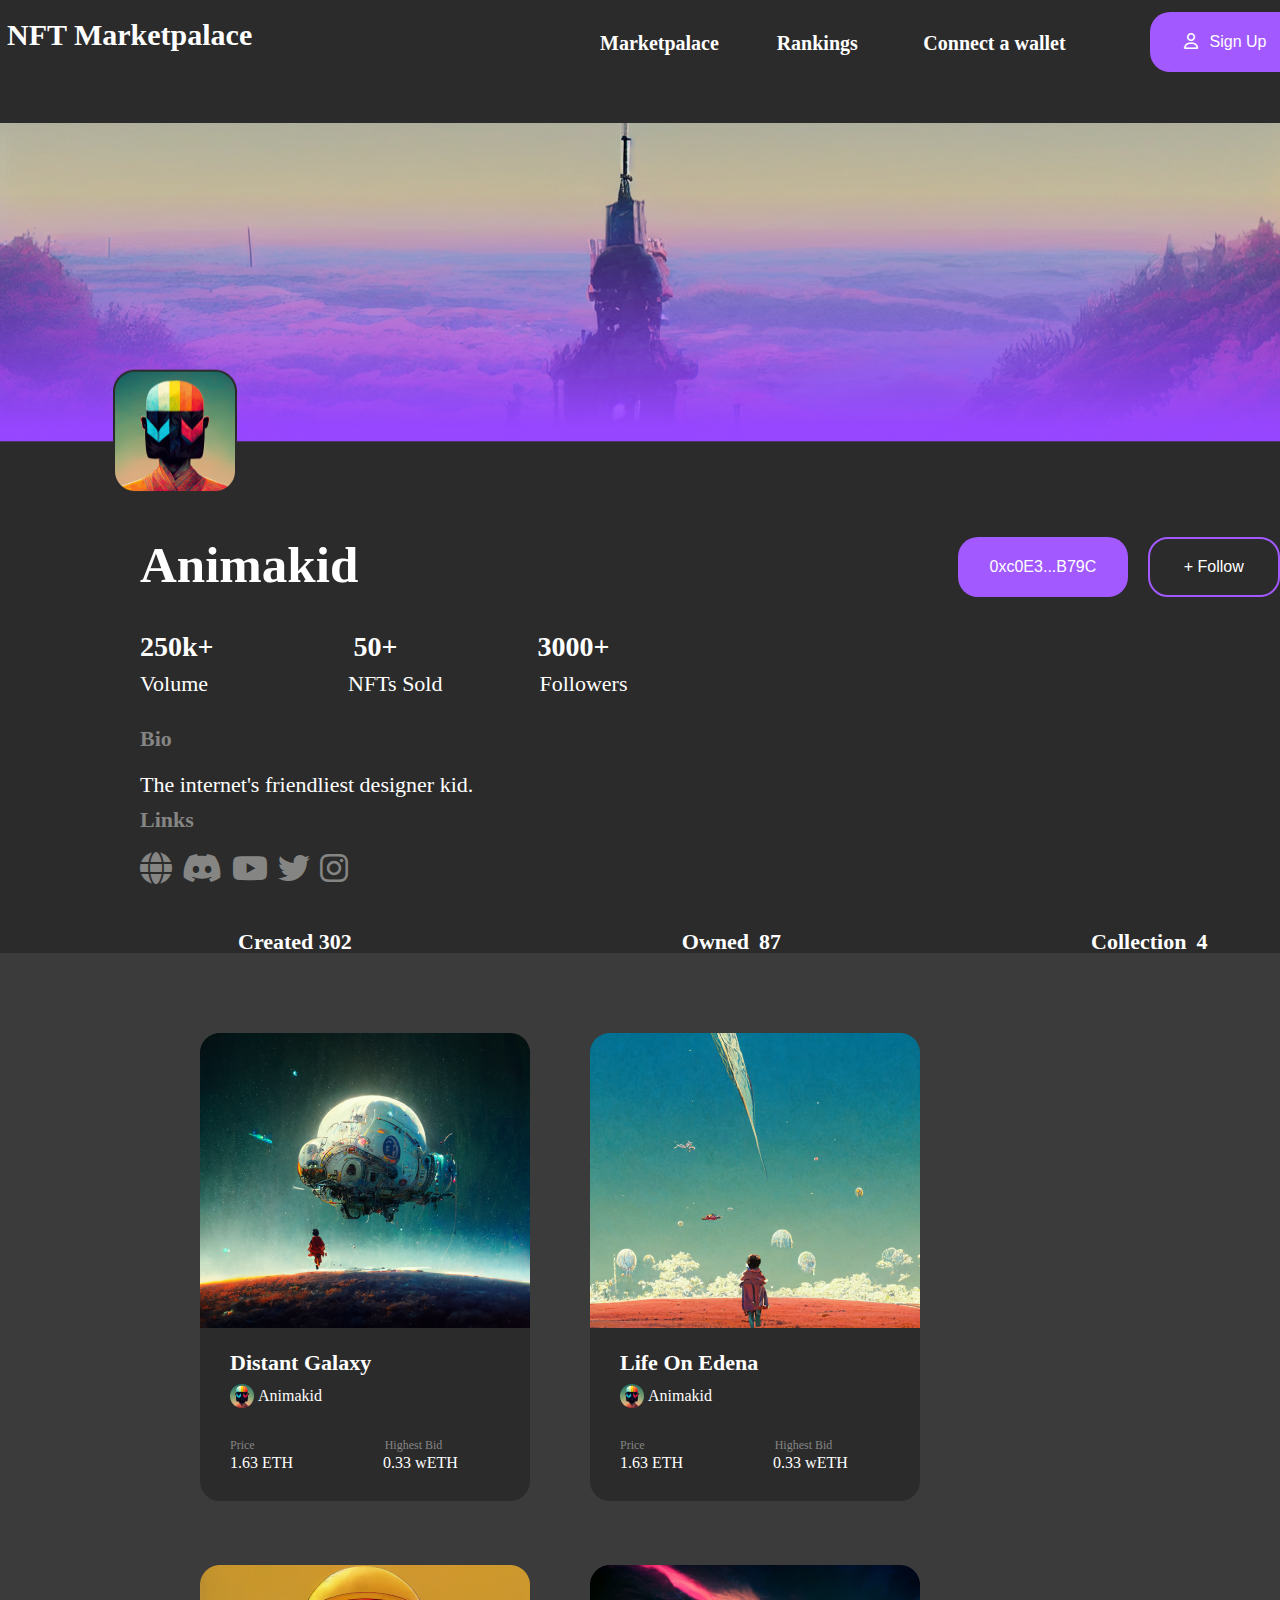
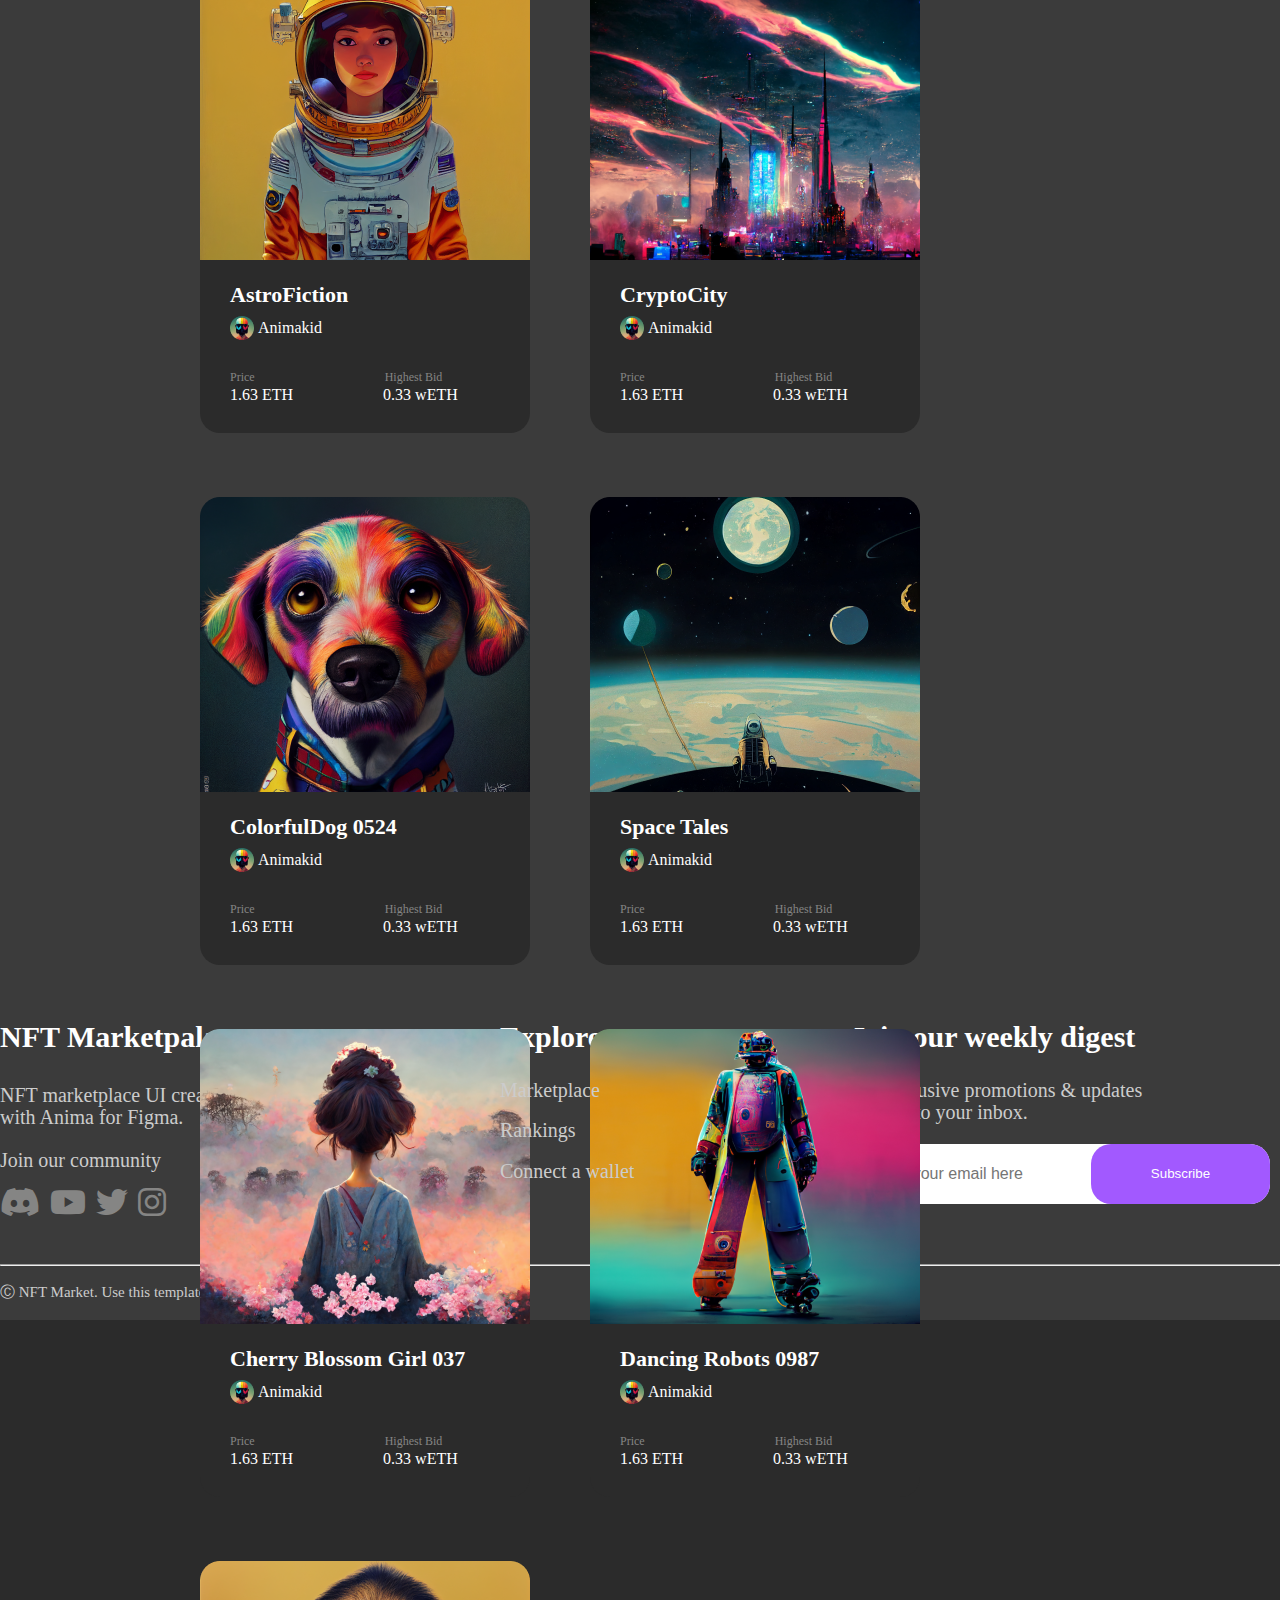
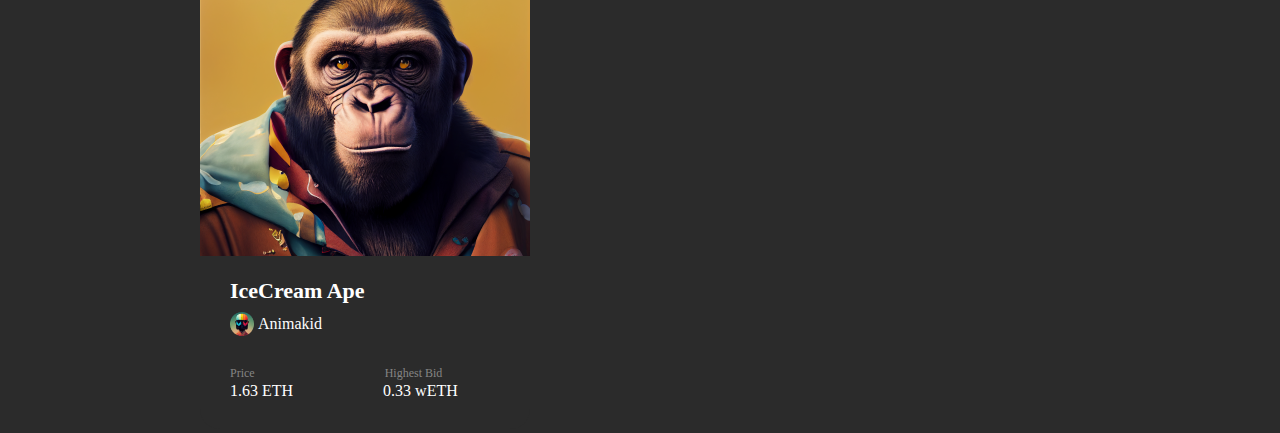
<file: artist.html>
<!DOCTYPE html>
<html lang="en">

<head>
    <meta charset="UTF-8">
    <meta name="viewport" content="width!, initial-scale=1.0">
    <title>artist</title>
    <!-- css link file -->
    <link rel="stylesheet" href="css/connect.css">
    <!-- fontewesom link -->
    <link rel="stylesheet" href="https://cdnjs.cloudflare.com/ajax/libs/font-awesome/6.7.2/css/all.min.css"
        integrity="sha512-Evv84Mr4kqVGRNSgIGL/F/aIDqQb7xQ2vcrdIwxfjThSH8CSR7PBEakCr51Ck+w+/U6swU2Im1vVX0SVk9ABhg=="
        crossorigin="anonymous" referrerpolicy="no-referrer" />
</head>

<body>
    <nav class="nav">
        <div class="container">
                <h1 class="navbar-connect-text">NFT Marketpalace</h1>
            <div class="connect-a-href">
                <a href="./index.html">Marketpalace</a>
                <a href="./Rankings.html">Rankings</a>
                <a class="connect-connect-wallet" href="./connect.html">Connect a wallet</a>
                <a href="./create.html">
                    <button class="navbar-connect-button"><i class="fa-regular fa-user"></i>Sign Up</button>
                </a>
            </div>
        </div>
    </nav>
    <header class="header2">
        <div class="imgs">
            <img src="image/Cover + Profile Image.png" alt="">
        </div>
        <div class="artist-text">
            <div class="artist-text-h1-buton">
                <h1 class="artist-text-h1">Animakid</h1>
                <button class="copy">0xc0E3...B79C</button>
                <button class="Follow"> + Follow</button>
            </div>
            <div class="number">
                <p>250k+</p>
                <p>50+</p>
                <p>3000+</p>
            </div>
            <div class="span">
                <span>Volume</span>
                <span>NFTs Sold</span>
                <span class="artist-span">Followers</span>
            </div>
            <h4 class="artist-bio">Bio</h4>
            <p class="bio-text">The internet's friendliest designer kid.</p>
            <h4 class="artist-links">Links</h4>
            <div class="icon2">
                <a href="https://www.globe.gov/" target="blank">
                    <i class="fa-solid fa-globe"></i>
                </a>
                <a href="https://discord.com/" target="blank">
                    <i class="fa-brands fa-discord icon"></i>
                </a>
                <a href="https://www.youtube.com/" target="blank">
                    <i class="fa-brands fa-youtube icon"></i>
                </a>
                <a href="https://x.com/i/flow/login" target="blank">
                    <i class="fa-brands fa-twitter icon"></i>
                </a>
                <a href="https://www.instagram.com/" target="blank">
                    <i class="fa-brands fa-instagram icon"></i>
                </a>
                <p class="artist-Created">Created <span class="artist-302"> 302</span></p>
                <p class="artist-Owned">Owned<span class="artist-87">87</span></p>
                <p class="artist-Collection">Collection<span class="artist-4">4</span></p>
    </header>
    <div class="artist-galery">
        <div class="artist-img">
            <div class="galery">
                <img src="image/Image.png" alt="">
                <div class="artist-later">
                    <h2>Distant Galaxy</h2>
                    <img class="img2" src="image/Asset 12 2 (1).png" alt=""> <span>Animakid</span>
                    <div class="later-p">
                        <p>Price</p>
                        <p>Highest Bid</p>
                    </div>
                    <div class="later-p2"> 
                        <p>1.63 ETH</p>
                        <p>0.33 wETH</p>
                    </div>
                </div>
            </div>
            <div class="galery">
                <img src="image/Image Placeholder (2).png" alt="">
                <div class="artist-later">
                    <h2>Life On Edena</h2>
                    <img class="img2" src="image/Asset 12 2 (1).png" alt=""> <span>Animakid</span>
                    <div class="later-p">
                        <p>Price</p>
                        <p>Highest Bid</p>
                    </div>
                    <div class="later-p2">
                        <p>1.63 ETH</p> 
                        <p>0.33 wETH</p>
                    </div>
                </div>
            </div>
            <div class="galery">
                <img src="image/Image (1).png" alt="">
                <div class="artist-later">
                    <h2>AstroFiction</h2>
                    <img class="img2" src="image/Asset 12 2 (1).png" alt=""> <span>Animakid</span>
                    <div class="later-p">
                        <p>Price</p>
                        <p>Highest Bid</p>
                    </div>
                    <div class="later-p2">
                        <p>1.63 ETH</p> 
                        <p>0.33 wETH</p>
                    </div>
                </div>
            </div>
            <div class="galery">
                <img src="image/Image Placeholder (3).png" alt="">
                <div class="artist-later">
                    <h2>CryptoCity</h2>
                    <img class="img2" src="image/Asset 12 2 (1).png" alt=""> <span>Animakid</span>
                    <div class="later-p">
                        <p>Price</p>
                        <p>Highest Bid</p>
                    </div>
                    <div class="later-p2"> 
                        <p>1.63 ETH</p>
                        <p>0.33 wETH</p>
                    </div>
                </div>
            </div>
            <div class="galery">
                <img src="image/Image Placeholder (4).png" alt="">
                <div class="artist-later">
                    <h2>ColorfulDog 0524</h2>
                    <img class="img2" src="image/Asset 12 2 (1).png" alt=""> <span>Animakid</span>
                    <div class="later-p">
                        <p>Price</p>
                        <p>Highest Bid</p>
                    </div>
                    <div class="later-p2">
                        <p>1.63 ETH</p>
                        <p>0.33 wETH</p>
                    </div>
                </div>
            </div>
            <div class="galery">
                <img src="image/Image Placeholder (5).png" alt="">
                <div class="artist-later">
                    <h2>Space Tales</h2>
                    <img class="img2" src="image/Asset 12 2 (1).png" alt=""> <span>Animakid</span>
                    <div class="later-p">
                        <p>Price</p>
                        <p>Highest Bid</p>
                    </div>
                    <div class="later-p2"> 
                        <p>1.63 ETH</p>
                        <p>0.33 wETH</p>
                    </div>
                </div>
            </div>
            <div class="galery">
                <img src="image/Image (2).png" alt="">
                <div class="artist-later">
                    <h2>Cherry Blossom Girl 037</h2>
                    <img class="img2" src="image/Asset 12 2 (1).png" alt=""> <span>Animakid</span>
                    <div class="later-p">
                        <p>Price</p>
                        <p>Highest Bid</p>
                    </div>
                    <div class="later-p2"> 
                        <p>1.63 ETH</p>
                        <p>0.33 wETH</p>
                    </div>
                </div>
            </div>
            <div class="galery">
                <img src="image/Image Placeholder (6).png" alt="">
                <div class="artist-later">
                    <h2>Dancing Robots 0987</h2>
                    <img class="img2" src="image/Asset 12 2 (1).png" alt=""> <span>Animakid</span>
                    <div class="later-p">
                        <p>Price</p>
                        <p>Highest Bid</p>
                    </div>
                    <div class="later-p2"> 
                        <p>1.63 ETH</p>
                        <p>0.33 wETH</p>
                    </div>
                </div>
            </div>
            <div class="galery">
                <img src="image/Image Placeholder (7).png" alt="">
                <div class="artist-later">
                    <h2>IceCream Ape </h2>
                    <img class="img2" src="image/Asset 12 2 (1).png" alt=""> <span>Animakid</span>
                    <div class="later-p">
                        <p>Price</p>
                        <p>Highest Bid</p>
                    </div>
                    <div class="later-p2"> 
                    <p>1.63 ETH</p>
                    <p>0.33 wETH</p>
                </div>
                </div>
            </div>
        </div>
    </div>
    <footer class="footer2">
        <div class="container">
            <div class="footer">
                <div class="navbar-connect-h1">
                    <div class="connect-p">
                        <h1 class="footer-connect-text">NFT Marketpalace</h1>
                        <p class="footer-connect-text-p">NFT marketplace UI created <br> with Anima for Figma.</p>
                        <p class="footer-connect-text-p2">Join our community</p>
                        <div class="icon">
                            <a href="https://discord.com/" target="_blank">
                                <i class="fa-brands fa-discord icon"></i>
                            </a>
                            <a href="https://www.youtube.com/" target="blank">
                                <i class="fa-brands fa-youtube icon"></i>
                            </a>
                            <a href="https://x.com/i/flow/login" target="blank">
                                <i class="fa-brands fa-twitter icon"></i>
                            </a>
                            <a href="https://www.instagram.com/" target="blank">
                                <i class="fa-brands fa-instagram icon"></i>
                            </a> <br>
                        </div>
                    </div>
                    <div class="connect-span">
                        <h1 class="footer-connect-text2">Explore</h1>
                        <span class="footer-connect">Marketplace</span> <br>
                        <span class="footer-connect">Rankings</span> <br>
                        <span class="footer-connect">Connect a wallet</span> <br>
                    </div>
                    <div class="connect-h1p">
                        <h1 class="footer-connect-text3">Join our weekly digest</h1>
                        <p class="footer-connect-text-p3">Get exclusive promotions & updates <br>straight to your inbox.
                        </p>
                        <input class="footer-input" type="text" placeholder="Enter your email here">
                        <button class="footer-button">Subscribe</button>
                    </div>
                </div>
                <hr>
                <p class="connect-footer-p">Ⓒ NFT Market. Use this template freely.</p>
            </div>
    </footer>
</body>

</html>
</file>
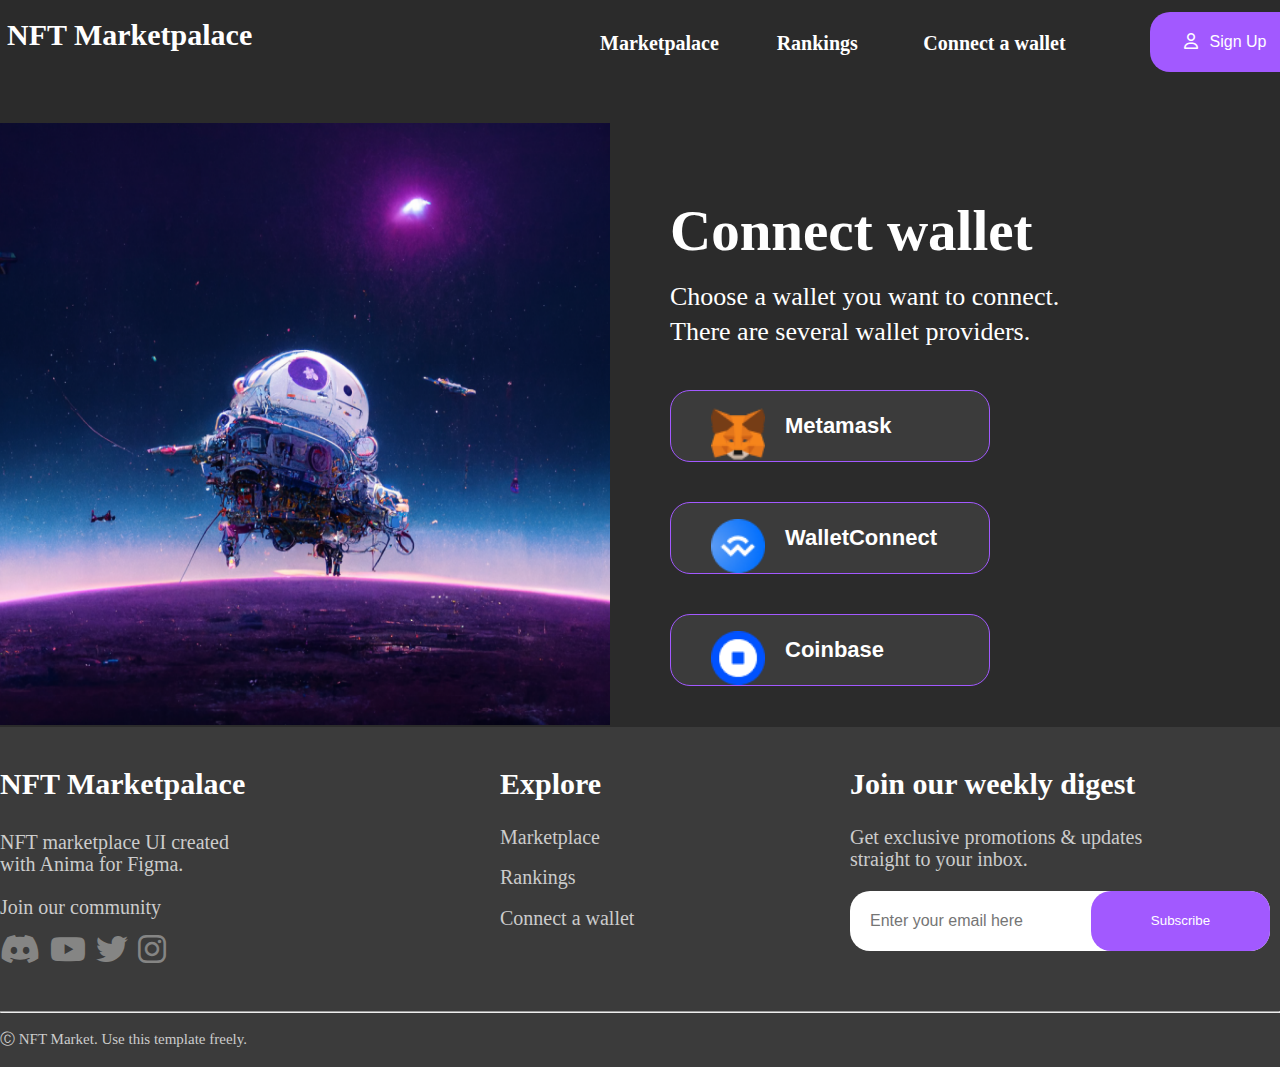
<file: connect.html>
<!DOCTYPE html>
<html lang="en">

<head>
    <meta charset="UTF-8">
    <meta name="viewport" content="width=device-width, initial-scale=1.0">
    <title>Connect</title>
    <!-- css link file -->
    <link rel="stylesheet" href="css/connect.css">
    <!-- fontewesom link -->
    <link rel="stylesheet" href="https://cdnjs.cloudflare.com/ajax/libs/font-awesome/6.7.2/css/all.min.css"
        integrity="sha512-Evv84Mr4kqVGRNSgIGL/F/aIDqQb7xQ2vcrdIwxfjThSH8CSR7PBEakCr51Ck+w+/U6swU2Im1vVX0SVk9ABhg=="
        crossorigin="anonymous" referrerpolicy="no-referrer" />
</head>

<body>
    <nav class="nav">
        <div class="container">
            <div class="connect-navbar"></div>
            <h1 class="navbar-connect-text">NFT Marketpalace</h1>
            <div class="connect-a-href">
                <a href="./index.html">Marketpalace</a>
                <a href="./Rankings.html">Rankings</a>
                <a class="connect-connect-wallet" href="./connect.html">Connect a wallet</a>
                <a href="./create.html">
                    <button class="navbar-connect-button"><i class="fa-regular fa-user"></i>Sign Up</button>
                </a>
            </div>
        </div>
    </nav>
    <header class="header">
            <div class="heder-connect">
                <div class="connect-right-connect-left">
                    <div class="connect-right">
                        <img src="image/Image Placeholder.png" alt="">
                    </div>
                    <div class="connect-left">
                        <h1 class="header-connect-text">Connect wallet</h1>
                        <p class="header-connect-text-p">Choose a wallet you want to connect. <br>There are several
                            wallet providers.</p>
                        <div class="heder-connect-btn">
                            <button><image src="image/Metamask.png" alt=""><span
                                    class="button-text">Metamask</span></button>
                            <button><image src="image/WalletConnect.png" alt=""><span
                                    class="button-text">WalletConnect</span></button>
                            <button><image src="image/Coinbase.png" alt=""><span
                                    class="button-text">Coinbase</span></button>
                        </div>
                    </div>
                </div>
            </div>
    </header>
    <footer class="footer2">
        <div class="container">
            <div class="footer">
                <div class="navbar-connect-h1">
                    <div class="connect-p"> 
                <h1 class="footer-connect-text">NFT Marketpalace</h1>
                <p class="footer-connect-text-p">NFT marketplace UI created <br> with Anima for Figma.</p>
                <p class="footer-connect-text-p2">Join our community</p>
                <div  class="icon">
                    <a href="https://discord.com/" target="_blank">
                        <i class="fa-brands fa-discord icon"></i>
                    </a>
                    <a  href="https://www.youtube.com/" target="blank">
                        <i class="fa-brands fa-youtube icon"></i>
                    </a>
                    <a href="https://x.com/i/flow/login" target="blank">
                        <i class="fa-brands fa-twitter icon"></i>
                    </a>
                    <a  href="https://www.instagram.com/" target="blank">
                        <i class="fa-brands fa-instagram icon"></i>
                    </a> <br>
                </div>
            </div>
                <div class="connect-span"> 
                <h1 class="footer-connect-text2">Explore</h1>
                <span class="footer-connect">Marketplace</span> <br>
                <span class="footer-connect">Rankings</span> <br>
                <span class="footer-connect">Connect a wallet</span> <br>
            </div>
            <div class="connect-h1p">  
                <h1 class="footer-connect-text3">Join our weekly digest</h1>
                <p class="footer-connect-text-p3">Get exclusive promotions & updates <br>straight to your inbox.</p>
                <input class="footer-input" type="text" placeholder="Enter your email here">
                <button class="footer-button">Subscribe</button>
            </div>
            </div>
            <hr>
            <p class="connect-footer-p">Ⓒ NFT Market. Use this template freely.</p>
        </div>
    </footer>
</body>

</html>
</file>
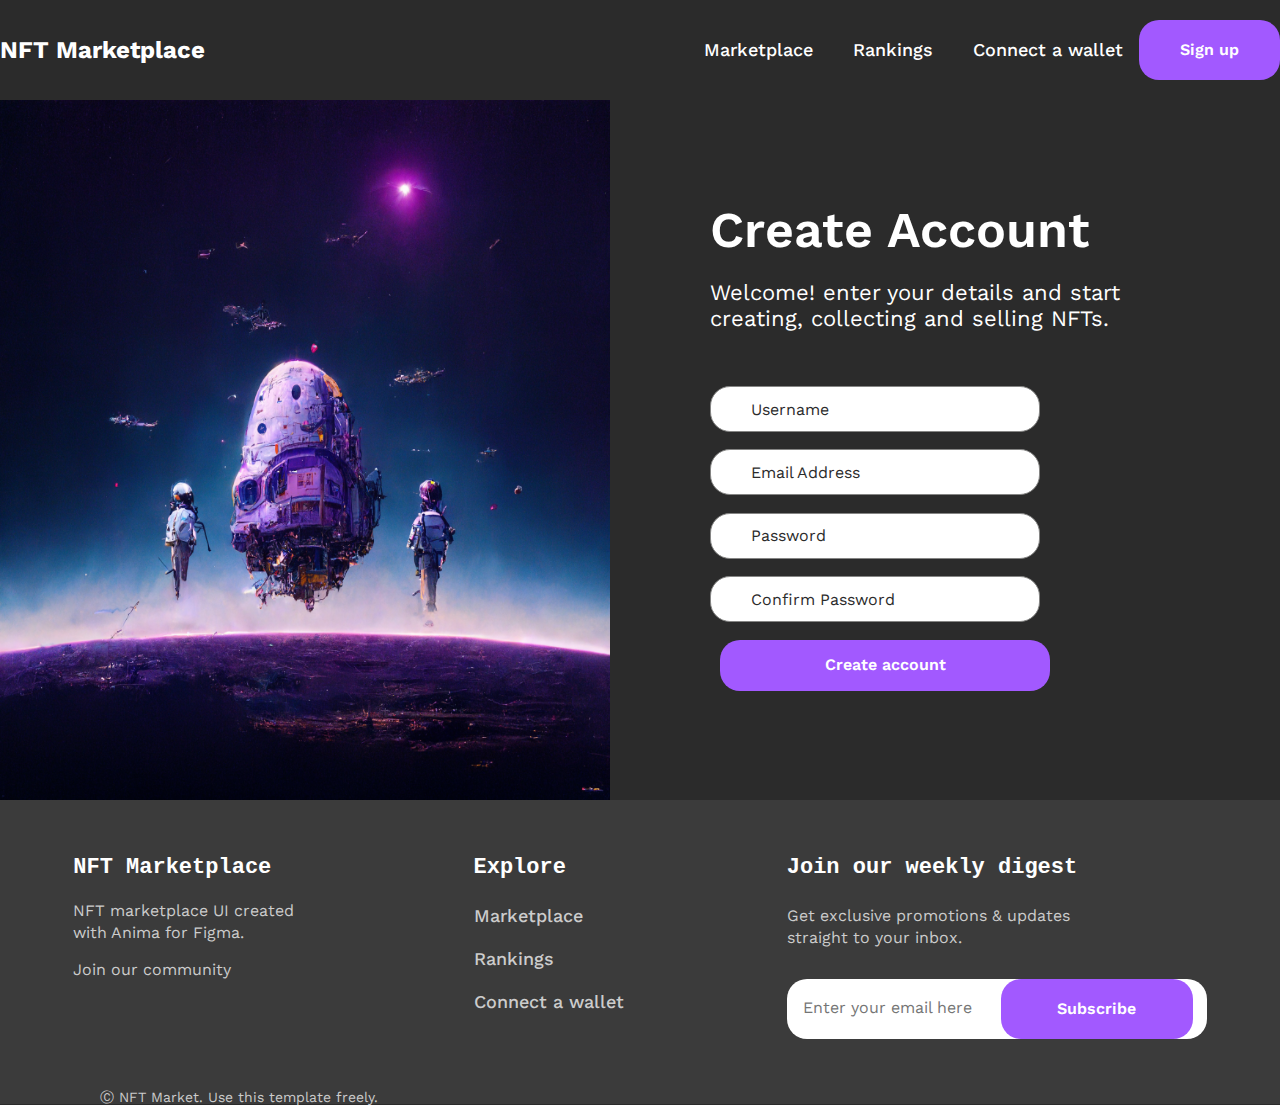
<file: create.html>
<!DOCTYPE html>
<html lang="en">

<head>
    <meta charset="UTF-8">
    <meta name="viewport" content="width=device-width, initial-scale=1.0">
    <title>NTF Marketplace</title>
    <link rel="stylesheet" href="./style/index.css">
    <link rel="stylesheet" href="https://cdnjs.cloudflare.com/ajax/libs/font-awesome/6.7.1/css/all.min.css"
        integrity="sha512-5Hs3dF2AEPkpNAR7UiOHba+lRSJNeM2ECkwxUIxC1Q/FLycGTbNapWXB4tP889k5T5Ju8fs4b1P5z/iB4nMfSQ=="
        crossorigin="anonymous" referrerpolicy="no-referrer" />
</head>

<body>
    <nav>
        <div class="container">
            <div class="navbar">
                <div class="navH2">
                    <h2><i class="fa-solid fa-store"></i> NFT Marketplace</h2>
                </div>
                <div class="nav-urab">
                    <ul class="navLink">
                        <li><a href="./index.html">Marketplace</a></li>
                        <li><a href="./Rankings.html">Rankings</a></li>
                        <li><a href="./connect.html">Connect a wallet</a></li>
                    </ul>
                    <button class="nav-buttom"><i class="fa-regular fa-user"></i> Sign up</button>
                </div>
                <div class="menu">
                    <i class="fa-solid fa-bars"></i>
                </div>
            </div>
        </div>
    </nav>
    <div class="account">
        <div class="account-img">
            <img src="./img/kosmos.png" alt="">
        </div>
        <div class="create-account">
            <div class="account-text">
                <h2>Create Account</h2>
                <p>Welcome! enter your details and start <br> creating, collecting and selling NFTs.</p>
            </div>
            <div class="account-inputs">
                <div class="account-input">
                    <i class="fa-regular fa-user"></i>
                    <input type="text" placeholder="Username">
                </div>
                <div class="account-input">
                    <i class="fa-regular fa-envelope"></i>
                    <input type="email" placeholder="Email Address">
                </div>
                <div class="account-input">
                    <i class="fa-solid fa-lock"></i>
                    <input type="password" placeholder="Password">
                </div>
                <div class="account-input">
                    <i class="fa-solid fa-lock"></i>
                    <input type="password" placeholder="Confirm Password">
                </div>
                <button class="account-button">Create account</button>
            </div>
        </div>
    </div>
    <div class="info">
        <div class="info-in">
            <div class="container">
                <div class="info-text">
                    <div class="Marketplace">
                        <h2><i class="fa-solid fa-store"></i>NFT Marketplace</h2>
                        <p>NFT marketplace UI created <br> with Anima for Figma.</p>
                        <p>Join our community</p>
                        <div class="info-icon">
                            <a href="https://discord.com/">
                                <i class="fa-brands fa-discord"></i>
                            </a>
                            <a href="https://www.youtube.com/account" target="_blank">
                                <i class="fa-brands fa-youtube"></i>
                            </a>
                            <a href="https://x.com/?lang=en" target="_blank">
                                <i class="fa-brands fa-twitter"></i>
                            </a>
                            <a href="https://www.instagram.com/?hl=en" target="_blank">
                                <i class="fa-brands fa-instagram"></i>
                            </a>
                        </div>
                    </div>
                    <div class="Explore">
                        <h2>Explore</h2>
                        <h5><a href="./index.html">Marketplace</a></h5>
                        <h5><a href="./Rankings.html">Rankings</a></h5>
                        <h5><a href="">Connect a wallet</a></h5>
                    </div>
                    <div class="Join">
                        <h2>Join our weekly digest</h2>
                        <p>Get exclusive promotions & updates <br> straight to your inbox.</p>
                        <input placeholder="Enter your email here" class="footer-input" type="email">
                        <button class="footer-buttom-in">Subscribe</button>
                    </div>
                </div>
            </div>
        </div>
        <div class="info-end">
            <div class="container">                
                <p>Ⓒ NFT Market. Use this template freely.</p>
            </div>
        </div>
    </div>
</body>

</html>
</file>
<file: css/connect.css>
* {
    margin: 0;
    padding: 0;
    box-sizing: border-box;
}

body{
    background-color: #2B2B2B;
}
.container {
    max-width: 1280px;
    margin: 0 auto;
}
.nav {
    width: 100%;
    height: 100px;
    background-color: #2B2B2B;
}

.navbar-connect-text {
    color: white;
    margin-top: 23px;
    margin-left: 7px;
    font-family: "Work Sans" sans-serif;
    font-size: 30px;
    font-weight: 700;
    line-height: 24px;
    text-align: left;
    text-underline-position: from-font;
    text-decoration-skip-ink: none;
}

.connect-a-href {
    position: relative;
    gap: 10px;
    display: flex;
    margin-left: 600px;
    position: relative;
    bottom: 38px;
}

.connect-connect-wallet{
    position: relative;
    right: 30px;
}

.connect-a-href{
    width: 700px;
}

.connect-a-href a {
    width: 250px;
    color: white;
    text-decoration: none;
    margin-top: 23px;
    position: relative;
    font-family: Work Sans;
    font-size: 20px;
    font-weight: 600;
    line-height: 22.4px;
    text-underline-position: from-font;
    text-decoration-skip-ink: none;
}

.navbar-connect-button {
    width: 150px;
    height: 60px;
    gap: 10px;
    border: none;
    opacity: 0px;
    cursor: pointer;
    font-size: 16px;
    font-weight: 500;
    border-radius: 20px;
    line-height: 22.4px;
    background-color: #A259FF;
    color: white;
    margin-left: 20px;
    position: relative;
    bottom: 20px;
}

.navbar-connect-button i {
    padding-right: 12px;
}

.header {
    width: 100%;
    height: 604px;
    background-color: #2B2B2B;
}

.connect-right-connect-left {
    display: flex;
    gap: 60px;
}

.connect-right img {
    width: 610px;
    height: 602px;
}

.header-connect-text {
    font-family: "Work Sans" sans-serif;
    font-size: 57px;
    font-weight: 600;
    line-height: 56.1px;
    text-align: left;
    text-underline-position: from-font;
    text-decoration-skip-ink: none;
    color: white;
    margin-top: 80px;
}

.header-connect-text-p {
    font-family: "Work Sans" sans-serif;
    font-size: 26px;
    font-weight: 400;
    line-height: 35.2px;
    text-align: left;
    text-underline-position: from-font;
    text-decoration-skip-ink: none;
    color: #FFFFFF;
    margin-top: 20px;
}

.heder-connect-btn button {
    width: 320px;
    height: 72px;
    background-color: #3B3B3B;
    border: 1px solid #A259FF;
    display: flex;
    gap: 20px;
    border-radius: 20px;
    font-family: "Work Sans" sans-serif;
    font-size: 22px;
    font-weight: 600;
    line-height: 30.8px;
    text-align: left;
    text-underline-position: from-font;
    text-decoration-skip-ink: none;
    color: white;
    text-align: center;
    cursor: pointer;
    margin-top: 40px;
}

.heder-connect-btn img {
    margin-top: 16px;
    margin-left: 40px;
}

.heder-connect-btn .button-text {
    margin-top: 20px;
}


.footer2 {
    width: 100%;
    height: 340px;
    background-color: #3B3B3B;
}

.navbar-connect-h1 {
    display: flex;
    gap: 200px;
    color: white;
    padding-top: 40px;
}

.footer-connect-text {
    width: 300px;
    font-family: "Space Mono" sans-serif;
    font-size: 30px;
    font-weight: 700;
    text-align: left;
    text-underline-position: from-font;
    text-decoration-skip-ink: none;
}

.footer-connect-text2 {
    font-family: "Space Mono" sans-serif;
    font-size: 30px;
    font-weight: 700;
    text-align: left;
    text-underline-position: from-font;
    text-decoration-skip-ink: none;
}

.footer-connect-text3 {
    font-family: "Space Mono" sans-serif;
    font-size: 30px;
    font-weight: 700;
    text-align: left;
    text-underline-position: from-font;
    text-decoration-skip-ink: none;
}

.footer-connect-text-p {
    font-family: "Work Sans" sans-serif;
    font-size: 20px;
    font-weight: 400;
    line-height: 22.4px;
    text-align: left;
    text-underline-position: from-font;
    text-decoration-skip-ink: none;
    color: #CCCCCC;
    padding-top: 30px;
}

.footer-connect-text-p2 {
    font-family: "Work Sans" sans-serif;
    font-size: 20px;
    font-weight: 400;
    line-height: 22.4px;
    text-align: left;
    text-underline-position: from-font;
    text-decoration-skip-ink: none;
    color: #CCCCCC;
    padding-top: 20px;
}

.footer-connect-text-p3 {
    font-family: "Work Sans" sans-serif;
    font-size: 20px;
    font-weight: 400;
    line-height: 22.4px;
    text-align: left;
    text-underline-position: from-font;
    text-decoration-skip-ink: none;
    color: #CCCCCC;
    padding-top: 25px;
}

.connect-span {
    display: flex;
    flex-direction: column;
    
}

.footer-connect {
    width: 150px;
    position: relative;
    top: 25px;
    font-family: "Work Sans" sans-serif;
    font-size: 20px;
    font-weight: 400;
    line-height: 22.4px;
    text-align: left;
    text-underline-position: from-font;
    text-decoration-skip-ink: none;
    color: #CCCCCC;
    cursor: pointer;
}

.icon {
    display: flex;
    gap: 10px;
}

.icon i {
    font-size: 32px;
    color: #858584;
    margin-top: 15px;
}

.footer-input {
    width: 420px;
    height: 60px;
    margin-top: 20px;
    border-radius: 20px;
    border: none;
    outline: none;
    font-family: "Work Sans" sans-serif;
    font-size: 16px;
    font-weight: 400;
    line-height: 22.4px;
    text-align: left;
    text-underline-position: from-font;
    text-decoration-skip-ink: none;
    color: #2B2B2B;
    text-indent: 20px;
}

.footer-button {
    width: 179px;
    height: 60px;
    border-radius: 20px;
    background-color: #A259FF;
    border: none;
    color: white;
    margin-left: 241px;
    position: relative;
    bottom: 60px;
}

.connect-footer-p {
    font-family: "Work Sans" sans-serif;
    font-size: 15px;
    font-weight: 400;
    line-height: 13.2px;
    text-align: left;
    text-underline-position: from-font;
    text-decoration-skip-ink: none;
    color: #CCCCCC;
    margin-top: 20px;
    cursor: pointer;
}

.header2 {
    width: 100%;
    height: 830px;
    background-color: #2B2B2B;
}

.imgs img {
    width: 100%;
    height: 370px;
}

.artist-text-h1 {
    color: white;
    margin-left: 140px;
    font-size: 51px;
    font-weight: 600;
    font-family: "Work Sans" sans-serif;
    line-height: 56px;
    margin-top: 40px;
}

.artist-text-h1-buton {
    display: flex;
}

.copy {
    width: 186px;
    height: 60px;
    text-align: center;
    background-color: #A259FF;
    border: none;
    color: #FFFFFF;
    line-height: 22px;
    font-size: 16px;
    border-radius: 20px;
    cursor: pointer;
    margin-left: 600px;
    margin-top: 40px;
}

.Follow {
    width: 145px;
    height: 60px;
    text-align: center;
    background-color: transparent;
    border: 2px solid #A259FF;
    color: #FFFFFF;
    line-height: 22px;
    font-size: 16px;
    border-radius: 20px;
    cursor: pointer;
    margin-left: 20px;
    margin-top: 40px;
}

.number {
    display: flex;
    margin-top: 30px;
}

.number p {
    font-family: "Space Mono" sans-serif;
    font-size: 28px;
    font-weight: 700;
    line-height: 39.2px;
    text-align: left;
    text-underline-position: from-font;
    text-decoration-skip-ink: none;
    color: white;
    margin-left: 140px;
}

.span {
    display: flex;
    gap: 0px;
}

.span span {
    font-family: "Work Sans" sans-serif;
    font-size: 22px;
    font-weight: 400;
    line-height: 35.2px;
    text-align: left;
    text-underline-position: from-font;
    text-decoration-skip-ink: none;
    color: white;
    margin-left: 140px;
}

.artist-span {
    position: relative;
    right: 43px;
}

.artist-bio {
    font-family: "Space Mono" sans-serif;
    font-size: 22px;
    font-weight: 700;
    line-height: 35.2px;
    text-align: left;
    text-underline-position: from-font;
    text-decoration-skip-ink: none;
    color: #858584;
    margin-left: 140px;
    margin-top: 20px;
}

.bio-text {
    font-family: "Work Sans" sans-serif;
    font-size: 22px;
    font-weight: 400;
    line-height: 35.2px;
    text-align: left;
    text-underline-position: from-font;
    text-decoration-skip-ink: none;
    color: #FFFFFF;
    margin-left: 140px;
    margin-top: 10px;
}

.artist-links {
    font-family: "Space Mono";
    font-size: 22px;
    font-weight: 700;
    line-height: 35.2px;
    text-align: left;
    text-underline-position: from-font;
    text-decoration-skip-ink: none;
    color: #858584;
    margin-left: 140px;
}

.icon2 {
    display: flex;
    gap: 10px;
    margin-left: 140px;
}

.icon2 i {
    font-size: 32px;
    color: #858584;
    margin-top: 15px;
}

.artist-Created {
    font-family: "Work Sans" sans-serif;
    font-size: 22px;
    font-weight: 600;
    line-height: 30.8px;
    text-align: center;
    text-underline-position: from-font;
    text-decoration-skip-ink: none;
    color: white;
    margin-top: 90px;
    position: relative;
    right: 120px;
    cursor: pointer;
}

.artist-Owned {
    font-family: "Work Sans" sans-serif;
    font-size: 22px;
    font-weight: 600;
    line-height: 30.8px;
    text-align: center;
    text-underline-position: from-font;
    text-decoration-skip-ink: none;
    color: white;
    margin-top: 90px;
    margin-left: 200px;
    cursor: pointer;
}

.artist-87 {
    margin-left: 10px;
    cursor: pointer;
}

.artist-4 {
    margin-left: 10px;
    cursor: pointer;
}

.artist-Collection {
    font-family: "Work Sans" sans-serif;
    font-size: 22px;
    font-weight: 600;
    line-height: 30.8px;
    text-align: center;
    text-underline-position: from-font;
    text-decoration-skip-ink: none;
    color: white;
    margin-top: 90px;
    cursor: pointer;
    margin-left: 300px;
}

.artist-galery {
    background-color: #3B3B3B;
    width: 100%;
    height: 1627px;
}

.artist-img {
    position: relative;
    top: 80px;
    margin-left: 115px;
}

.artist-later {
    width: 330px;
    height: 173px;
    background-color: #2B2B2B;
    position: relative;
    bottom: 4px;
    border-radius: 0px 0px 20px 20px;
}

.artist-later2 {
    width: 330px;
    height: 173px;
    background-color: #3B3B3B;
    position: relative;
    bottom: 4px;
    border-radius: 0px 0px 20px 20px;
}

.artist-later h2 {
    font-family: "Work Sans" sans-serif;
    font-size: 22px;
    font-weight: 600;
    line-height: 30.8px;
    text-align: left;
    text-underline-position: from-font;
    text-decoration-skip-ink: none;
    color: white;
    margin-left: 30px;
    padding-top: 20px;
}

.artist-later2 h2 {
    font-family: "Work Sans" sans-serif;
    font-size: 22px;
    font-weight: 600;
    line-height: 30.8px;
    text-align: left;
    text-underline-position: from-font;
    text-decoration-skip-ink: none;
    color: white;
    margin-left: 30px;
    padding-top: 20px;
}

.img2 {
    margin-left: 30px;
    padding-top: 5px;
}

.later-p {
    display: flex;
    margin-left: 30px;
    gap: 130px;
}

.later-p p {
    font-family: "Space Mono" sans-serif;
    font-size: 12px;
    font-weight: 400;
    line-height: 13.2px;
    text-align: left;
    text-underline-position: from-font;
    text-decoration-skip-ink: none;
    color: #858584;
    margin-top: 25px;
}

.later-p2 {
    display: flex;
    margin-left: 30px;
    gap: 90px;
}

.later-p2 p {
    font-family: "Space Mono" sans-serif;
    font-size: 16px;
    font-weight: 400;
    line-height: 22.4px;
    text-align: right;
    text-underline-position: from-font;
    text-decoration-skip-ink: none;
    color: white;
}

.artist-later span {
    color: #FFFFFF;
    font-family: "Space Mono" sans-serif;
    font-size: 16px;
    font-weight: 400;
    line-height: 22.4px;
    text-align: left;
    text-underline-position: from-font;
    text-decoration-skip-ink: none;
    position: relative;
    bottom: 7px;
    padding-top: 5px;
}

.artist-img {
    display: flex;
    flex-wrap: wrap;
    gap: 60px;
    margin-left: 200px;
}

.page-img {
    width: 100%;
    height: 560px;
}

.page-later-p {
    width: 100%;
    height: 1200px;
    background-color: #2B2B2B;
    position: relative;
    bottom: 20px;
}

.clock {
    user-select: none;
    display: flex;
    width: 295px;
    height: 234px;
    background-color: #3B3B3B;
    border-radius: 20px;
    margin-left: 1060px;
    position: relative;
    bottom: 180px;
}


.hours{
    width: 235px;
    height: 60px;
    display: flex;
    justify-content: space-around;
    margin-top: 53px;
    align-items: center;
    margin-left: 30px;
}
.oclok{
    font-family: "Space Mono";
    font-size: 38px;
    font-weight: 700;
    line-height: 45px;
    color: white;
}
.minute{
    font-family: "Space Mono";
    font-size: 38px;
    font-weight: 700;
    line-height: 45px;
    color: white;
}
.second{
    font-family: "Space Mono";
    font-size: 38px;
    font-weight: 700;
    line-height: 45px;
    color: white;
}
.hours-h6{
    font-weight: 300;
    font-size:16px;
    line-height: 22px;
    color: white;
}
.hours-h4{
    font-family: "Space Mono";
    font-weight: 700;
    font-size: 28px;
    line-height: 30px;
    color: white;
    padding-bottom: 25px;
}
.page-btn {
    width: 235px;
    height: 60px;
    border-radius: 20px;
    background-color: #A259FF;
    color: white;
    border: none;
    margin-top: 100px;
    position: relative;
    bottom: 370px;
    margin-left: 1095px;
    font-size: 18px;
    font-weight: 500;
    cursor: pointer;
}

.page-later-h1 {
    font-family: "Work Sans" sans-serif;
    font-size: 51px;
    font-weight: 600;
    line-height: 56.1px;
    text-align: left;
    text-underline-position: from-font;
    text-decoration-skip-ink: none;
    color: white;
    padding-top: 40px;
    margin-left: 115px;
}

.page-minted {
    font-family: "Work Sans" sans-serif;
    font-size: 22px;
    font-weight: 400;
    line-height: 35.2px;
    text-align: left;
    text-underline-position: from-font;
    text-decoration-skip-ink: none;
    color: #858584;
    margin-left: 115px;
    padding-top: 10px;
}

.page-by {
    font-family: "Space Mono" sans-serif;
    font-size: 22px;
    font-weight: 700;
    line-height: 35.2px;
    text-align: left;
    text-underline-position: from-font;
    text-decoration-skip-ink: none;
    color: #858584;
    margin-left: 115px;
    padding-top: 20px;
}

.page-later-p img {
    margin-left: 115px;
    margin-top: 5px;
}

.page-later-span {
    position: relative;
    bottom: 4px;
    color: white;
    font-family: Work Sans;
    font-size: 22px;
    font-weight: 600;
    line-height: 30.8px;
    text-align: left;
    text-underline-position: from-font;
    text-decoration-skip-ink: none;
}

.page-descripton {
    font-family: "Space Mono" sans-serif;
    font-size: 22px;
    font-weight: 700;
    line-height: 35.2px;
    text-align: left;
    text-underline-position: from-font;
    text-decoration-skip-ink: none;
    color: #858584;
    position: relative;
    bottom: 370px;
    margin-left: 115px;
}

.artist-galery2 {
    width: 100%;
    height: 1700px;
    background-color: #2B2B2B;
    position: relative;
    bottom: 30px;
}

.page-p {
    font-family: " Work Sans" sans-serif;
    font-size: 22px;
    font-weight: 400;
    line-height: 35.2px;
    text-align: left;
    text-underline-position: from-font;
    text-decoration-skip-ink: none;
    color: white;
    position: relative;
    bottom: 370px;
    margin-left: 115px;
}

.artist-later2 span{
     color: #FFFFFF;
     font-family: "Space Mono" sans-serif;
     font-size: 16px;
     font-weight: 400;
     line-height: 22.4px;
     text-align: left;
     text-underline-position: from-font;
     text-decoration-skip-ink: none;
     position: relative;
     bottom: 7px;
     padding-top: 5px;
}

.page-p2 {
    font-family: " Work Sans" sans-serif;
    font-size: 22px;
    font-weight: 400;
    line-height: 35.2px;
    text-align: left;
    text-underline-position: from-font;
    text-decoration-skip-ink: none;
    color: white;
    position: relative;
    bottom: 370px;
    margin-left: 115px;
}

.page-p3 {
    font-family: " Work Sans" sans-serif;
    font-size: 22px;
    font-weight: 400;
    line-height: 35.2px;
    text-align: left;
    text-underline-position: from-font;
    text-decoration-skip-ink: none;
    color: white;
    position: relative;
    bottom: 370px;
    margin-left: 115px;
}

.page-later-h2 {
    font-family: "Space Mono";
    font-size: 22px;
    font-weight: 700;
    line-height: 35.2px;
    text-align: left;
    text-underline-position: from-font;
    text-decoration-skip-ink: none;
    color: #858584;
    margin-left: 115px;
    position: relative;
    bottom: 350px;
}

.page-later-p i {
    font-size: 32px;
    color: #858584;
    position: relative;
    bottom: 330px;
    margin-left: 115px;
    display: flex;
    cursor: pointer;
}

.page-span {
    font-family: "Work Sans";
    font-size: 22px;
    font-weight: 400;
    line-height: 35.2px;
    text-align: left;
    text-underline-position: from-font;
    text-decoration-skip-ink: none;
    color: white;
    margin-left: 160px;
    position: relative;
    bottom: 360px;
}

.page-span2 {
    font-family: "Work Sans";
    font-size: 22px;
    font-weight: 400;
    line-height: 35.2px;
    text-align: left;
    text-underline-position: from-font;
    text-decoration-skip-ink: none;
    color: white;
    margin-left: 160px;
    position: relative;
    bottom: 360px;
}

.page-later-h2-2 {
    font-family: "Work Sans";
    font-size: 22px;
    font-weight: 600;
    line-height: 30.8px;
    text-align: left;
    text-underline-position: from-font;
    text-decoration-skip-ink: none;
    color: #858584;
    position: relative;
    margin-left: 115px;
    bottom: 330px;
}

.page-tags {
    width: 150px;
    height: 46px;
    background-color: #3B3B3B;
    color: white;
    border-radius: 20px;
    border: none;
    outline: none;
    margin-left: 115px;
    position: relative;
    bottom: 300px;
    cursor: pointer;
}

.page-tags2{
    width: 175px;
    height: 46px;
    background-color: #3B3B3B;
    color: white;
    border-radius: 20px;
    border: none;
    outline: none;
    margin-left: 20px;
    position: relative;
    bottom: 300px;
    cursor: pointer;
}

.page-tags3{
    width: 110px;
    height: 46px;
    background-color: #3B3B3B;
    color: white;
    border-radius: 20px;
    border: none;
    outline: none;
    margin-left: 20px;
    position: relative;
    bottom: 300px;
    cursor: pointer;
}

.page-tags4{
    width: 110px;
    height: 46px;
    background-color: #3B3B3B;
    color: white;
    border-radius: 20px;
    border: none;
    outline: none;
    margin-left: 20px;
    position: relative;
    bottom: 300px;
    cursor: pointer;
}

.footer3{
    width: 100%;
    height: 334px;
    background-color: #3B3B3B;
    position: relative;
}
</file>
<file: style/index.css>
@import url('https://fonts.googleapis.com/css2?family=Work+Sans:ital,wght@0,100..900;1,100..900&display=swap');

* {
    padding: 0;
    margin: 0;
    box-sizing: border-box;
    font-family: "Work Sans", sans-serif;
    line-height: 120%;
    color: #ffff;
}
body {
    background-color: #2B2B2B;
}
.container {
    width: 100%;
    max-width: 1400px;
    margin: 0 auto;
}
h5 {
    font-weight: 600;
    font-size: 22px;
    line-height: 30px;
}
p {
    font-weight: 400;
    font-size: 22px;
}
i {
    color: #A259FF;
}
a {
    text-decoration: none;
    font-size: 18px;
    font-weight: 500;
}
button {
    height: 60px;
    text-align: center;
    border: none;
    outline: none;
    cursor: pointer;
    color: #ffff;
    border-radius: 20px;
    font-size: 16px;
    font-weight: 600;
    line-height: 22px;
    background-color: #A259FF;
}
nav {
    height: 100px;
    display: flex;
    justify-content: center;
    align-items: center;
}
.navbar{
    display: flex;
    justify-content: space-between;
    align-items: center;
}
.navH2 {
    width: 45%;
}
.nav-urab {
    display: flex;
    align-items: center;
    justify-content: space-around;
    width: 45%;
}
.nav-buttom {
    width: 150px;
}
.nav-buttom i {
    color: #ffff;
}
.navLink {
    width: 80%;
    display: flex;
    gap: 40px;
}
.navLink li{
    list-style: none;
}
.menu {
    display: none;
}
/* nav end */
/* header start */
header {
    width: 100%;
    height: 700px;
    display: flex;
}
.header-info {
    width: 50%;
    height: 100%;
}
.header {
    display: flex;
}
.header-h1 {
    padding-top: 100px;
    font-size: 68px;
    line-height: 74px;
    font-weight: 600px;
    text-transform: capitalize;
}
.header-p {
    padding-top: 20px;
    line-height: 35px;
    text-transform: capitalize;
}
.header-buttom {
    width: 200px;
    margin-top: 20px;
}
.header-buttom i {
    color: #ffff;
}
.number {
    display: flex;
    justify-content: space-between;
    margin-top: 50px;
}
.one h4 {
    font-size: 30px;
    font-weight: 700;
    line-height: 38px;
    font-family: "Space Mono", monospace;
}
.one span {
    font-size: 24px;
    line-height: 38px;
    font-weight: 400;
    font-family: "Work Sans", sans-serif;
    color: #fff;
}
.two h4 {
    font-size: 30px;
    font-weight: 700;
    line-height: 38px;
    font-family: "Space Mono", monospace;
}
.two span {
    font-size: 24px;
    line-height: 38px;
    font-weight: 400;
    font-family: "Work Sans", sans-serif;
    color: #fff;
}
.three h4 {
    font-size: 30px;
    font-weight: 700;
    line-height: 38px;
    font-family: "Space Mono", monospace;
}
.three span {
    font-size: 24px;
    line-height: 38px;
    font-weight: 400;
    font-family: "Work Sans", sans-serif;
    color: #fff;
}
.header-img {
    width: 50%;
    height: 100%;
}
.rasm1 {
    width: 510px;
    height: 410px;
    margin-top: 100px;
    margin-left: 100px;
    border-radius: 20px 20px 0px 0px;
}
.header-gray {
    background-color: #3B3B3B;
    width: 510px;
    height: 109px;
    margin-left: 100px;
    border-radius: 0px 0px 20px 20px;
}
.header-h5 {
    padding: 15px 15px;
}
.header-small {
    display: flex;
    gap: 10px;
}
.rasm2 {
    width: 30px;
    height: 30px;
    border-radius: 50%;
    margin-left: 10px;
}
.header-small h6 {
    font-size: 14px;
    line-height: 22px;
}
/* header end */
@media screen and (max-width:1000px) {
    nav {
        justify-content: space-around;
    }

    .nav-urab {
        display: none;
    }

    .menu {
        display: block;
    }
}
/* main start */
main {
    width: 100%;
    height: 830px;
    padding-top: 100px;
}
.main-text h1 {
    font-size: 38px;
    font-weight: 600;
    line-height: 45px;
    padding-left: 40px;
}
.main-text p {
    line-height: 35px;
    padding-top: 15px;
    padding-left: 40px;
}
.main-card {
    width: 100%;
    height: 525px;
    display: flex;
    justify-content: space-around;
    align-items: center;
    margin-top: 50px;
}
.card1 .it {
    width: 330px;
    height: 330px;
    border-radius: 20px;
}
.rasm3 {
    width: 330px;
    height: 100px;
    display: flex;
    justify-content: space-evenly;
    align-items: center;
    border-radius: 20px;
}
.card-footer{
    display: flex;
    gap: 10px;
    padding-top: 10px;
}
.card-footer img {
    width: 25px;
    height: 25px;
    border-radius: 50%;
}
.card-footer h6 {
    font-weight: 400;
    font-size: 18px;
    line-height: 22px;
}
.mushuk img {
    width: 100px;
    height: 100px;
    border-radius: 20px;
}
.ayq img {
    width: 100px;
    height: 100px;
    border-radius: 20px;
}
.rasm3-number {
    width: 100px;
    height: 100px;
    background-color: #A259FF;
    color: #fff;
    font-size: 22px;
    font-weight: 700;
    border-radius: 20px;
    line-height: 35px;
    text-align: center;
    padding-top: 30px;
}
.card2 .quziqorin {
    width: 330px;
    height: 330px;
    border-radius: 20px;
}
.quziqorin1 img {
    width: 100px;
    height: 100px;
    border-radius: 20px;
}
.quziqorin2 img {
    width: 100px;
    height: 100px;
    border-radius: 20px;
}
.card3 .robit {
    width: 330px;
    height: 330px;
    border-radius: 20px;
}
.robit1 img {
    width: 100px;
    height: 100px;
    border-radius: 20px;
}
.robit2 img {
    width: 100px;
    height: 100px;
    border-radius: 20px;
}
.card-text {
    width: 330px;
    height: 65px;
    gap: 10px;
    padding: 15px 15px;
}
/* main end */
/* body start */
.body {
    width: 100%;
    height: 1085px;
    gap: 60px;
    padding: 50px 50px;
}
.body-start {
    width: 100%;
    height: 90px;
    display: flex;
    gap: 100px;
}
.body-text {
    width: 70%;
    height: 10%;
}
.body-text h2 {
    font-weight: 600;
    font-size: 38px;
    line-height: 45px;
    padding-left: 60px;
}
.body-text p {
    font-size: 20px;
    line-height: 35px;
    padding-left: 60px;
    padding-top: 10px;
}
.body-buttom button {
    width: 240px;
    margin-left: 15px;
    margin-top: 20px;
    background-color: #3B3B3B;
    border: 2px solid #A259FF;
}
.body-card {
    width: 100%;
    height: 77%;
}
.card-img-urab {
    display: flex;
}
.cardes{
    width: 240px;
    height: 235px;
    border-radius: 20px;
    padding: 20px;
    background-color: #3B3B3B;  
}
.card-first {
    width: 100%;
    height: 235px;
    display: flex;
    justify-content: space-around;
    margin-top: 50px;
}
.card-first-img {
    width: 110px;
    height: 110px;
    border-radius: 100px;
    margin-left: 15px;
}
.card-center {
    width: 100%;
    height: 235px;
    display: flex;
    justify-content: space-around;
    margin-top: 50px;
}
.card-center-img {
    width: 110px;
    height: 110px;
    border-radius: 100px;
    margin-left: 15px;
}
.card-last {
    width: 100%;
    height: 235px;
    display: flex;
    justify-content: space-around;
    margin-top: 50px;
}
.card-last-img {
    width: 110px;
    height: 110px;
    border-radius: 100px;
    margin-left: 15px;
}
.h5 {
    text-align: center;
    padding-top: 10px;
}
.text-card {
    display: flex;
    gap: 10px;
}
.text-card span {
    color: #858584;
    font-weight: 400;
    font-size: 16px;
    line-height: 22px;
    text-align: right;
    padding-top: 10px;
    padding-left: 10px;
    font-family: "Work Sans", sans-serif;
}
.text-card h6 {
    font-weight: 400;
    font-size: 16px;
    line-height: 22px;
    text-align: left;
    padding-top: 10px;
}
.card-small-number {
    width: 30px;
    height: 30px;
    border-radius: 20px;
    background-color: #2B2B2B;
    color: #858584;
    text-align: center;
    padding-top: 5px;
}
/* body end */
/* cartinka start */
.cartinka {
    width: 100%;
    height: 928px;
    padding: 50px 195px;
    gap: 60px;
}
.cartinka-start h1 {
    font-weight: 600;
    font-size: 38px;
    line-height: 45px;
}
.cartinka-box {
    width: 100%;
    height: 660px;
}
.box1 {
    width: 100%;
    height: 316px;
    display: flex;
    justify-content: space-between;
    margin-top: 50px;
}
.box2 {
    width: 100%;
    height: 316px;
    display: flex;
    justify-content: space-between;
    margin-top: 50px;
}
.box-urab {
    position: absolute;
    width: 240px;
    height: 240px;
    display: flex;
    align-items: center;
    justify-content: center;
    z-index: 2;
    background: rgba(255, 255, 255, 0.33);
    border-radius: 16px 16px 0px 0px;
    backdrop-filter: blur(5.7px);
    border: 1px solid rgba(255, 255, 255, 0.3);
}
.box-img {
    width: 240px;
    height: 240px;
    border-radius: 20px 20px 0px 0px;
    position: relative;
}
.box-color {
    width: 240px;
    height: 76px;
    background-color: #3B3B3B;
    border-radius: 0px 0px 20px 20px;
    padding: 20px 30px 25px 30px;
}
.box{
    display: flex;
    flex-direction: column;
}
/* cartinka end */
/* cartinka2 start */
.cartinka2 {
    width: 100%;
    height: 780px;
    padding-top: 50px;
    gap: 60px;
    display: flex;
    align-items: flex-start;
    justify-content: center;
    flex-direction: column;
}
.cartinka2-text {
    width: 90%;
    display: flex;
}
.text-cartinka2 {
    width: 50%;
    height: 90px;
}
.text-cartinka2 h3 {
    font-weight: 600;
    font-size: 38px;
    line-height: 45px;
    padding-left: 60px;
}
.text-cartinka2 p {
    line-height: 35px;
    padding-top: 10px;
    padding-left: 60px;
}
.cartinka2-buttom{
    width: 50%;
}
.cartinka2 button {
    width: 187px;
    border: 2px solid #A259FF;
    background-color: #3B3B3B;
    padding: 0px 50px;
    margin-left: 500px;
    display: flex;
    align-items: center;
    gap: 10px;
}
.cartinka2-card {
    width: 100%;
    height: 470px;
    gap: 50px;
    display: flex;
    align-items: center;
    justify-content: space-around;
    padding-bottom: 80px;
    margin-top: 80px;
}
.cartinka2-card1 {
    width: 330px;
    height: 470px;
    border-radius: 20px;
}
.cartinka2-card1 img {
    width: 330px;
    height: 296px;
    border-radius: 20px 20px 0px 0px;
    gap: 10px;
}
.cartinka2-card2 {
    width: 330px;
    height: 470px;
    border-radius: 20px;
}
.cartinka2-card2 img {
    width: 330px;
    height: 296px;
    border-radius: 20px 20px 0px 0px;
    gap: 10px;
}
.cartinka2-card3 {
    width: 330px;
    height: 470px;
    border-radius: 20px;
}
.cartinka2-card3 img {
    width: 330px;
    height: 296px;
    border-radius: 20px 20px 0px 0px;
    gap: 10px;
}
.cartinka2-gray {
    width: 330px;
    height: 173px;
    background-color: #3B3B3B;
    border-radius: 0px 0px 20px 20px;
    padding-left: 25px;
    padding-top: 15px;
}
.cartinka2-gray-h5 img {
    width: 24px;
    height: 24px;
    border-radius: 120px;
}
.gray-h5 {
    display: flex;
    padding-top: 10px;
}
.gray-h5 h6 {
    font-weight: 300;
    font-size: 14px;
    line-height: 22px;
    padding-left: 10px;
}
.cartinka2-gray-h6 {
    display: flex;
    width: 270px;
    height: 43px;
}
.gray-h6-1 {
    width: 135px;
    height: 43px;
    padding-right: 21px;
    padding-top: 15px;
}
.gray-h6-1 h6 {
    color: #858584;
    font-weight: 300;
    font-size: 12px;
    line-height: 13px;
}
.gray-h6-1 p {
    font-size: 16px;
    line-height: 22px;
    padding-top: 10px;
}
.gray-h6-2 {
    width: 135px;
    height: 43px;
    padding-top: 15px;
}
.gray-h6-2 h6 {
    color: #858584;
    font-weight: 300;
    font-size: 12px;
    line-height: 13px;
}
.gray-h6-2 p {
    font-size: 16px;
    line-height: 22px;
    padding-top: 10px;
}
/* cartinka2 end */
/* hours start */
.hours {
    width: 100%;
    height: 650px;
    background: linear-gradient(#a159ff00, #a159ffc3), url(/img/quziqori.png) no-repeat center center / cover;
}
.hours-oclok {
    display: flex;
    padding-top: 350px;
}
.oclok-text {
    width: 755px;
    height: 220px;
    gap: 30px;
}
.oclok-gray {
    width: 150px;
    height: 45px;
    background-color: #3B3B3B;
    border-radius: 20px;
    padding: 10px 20px;
    gap: 12px;
    display: flex;
    margin-left: 50px;
}
.oclok-gray img {
    width: 24px;
    height: 24px;
    border-radius: 120px;
}
.oclok-gray h6 {
    font-weight: 300;
    font-size: 14px;
    line-height: 22px;
}
.oclok-text h1 {
    font-weight: 600;
    font-size: 50px;
    line-height: 56px;
    padding-left: 50px;
    padding-top: 30px;
}
.oclok-buttom {
    width: 200px;
    background-color: #fff;
    color: #2B2B2B;
    margin-left: 50px;
    margin-top: 25px;
}
.ocloc-hours {
    width: 295px;
    height: 144px;
    border-radius: 20px;
    padding: 30px;
    gap: 10px;
    background-color: #3B3B3B80;
    backdrop-filter: blur(10px);
    margin-top: 80px;
    margin-left: 300px;
}
.ocloc-hours p {
    font-size: 14px;
    line-height: 13px;
    font-family: "Space Mono", monospace;
}
.hours-3 {
    display: flex;
    justify-content: space-between;
    padding-top: 10px;
}
.hours-h3 {
    font-family: "Space Mono", monospace;
    font-weight: 700;
    font-size: 38px;
    line-height: 45px;
}
.oclok{
    font-family: "Space Mono", monospace;
    font-weight: 700;
    font-size: 38px;
    line-height: 45px;
}
.minute{
    font-family: "Space Mono", monospace;
    font-weight: 700;
    font-size: 38px;
    line-height: 45px;
}
.second{
    font-family: "Space Mono", monospace;
    font-weight: 700;
    font-size: 38px;
    line-height: 45px;
}
.hours-h6 {
    font-family: "Space Mono", monospace;
    font-weight: 400;
    font-size: 14px;
    line-height: 16px;
}
.hours-h4 {
    font-family: "Space Mono", monospace;
    font-weight: 700;
    font-size: 28px;
    line-height: 39px;
}
/* hours end */
/* text start */
.text {
    width: 100%;
    height: 750px;
    gap: 50px;
    padding-top: 80px;
}
.text-start h3 {
    font-weight: 600;
    font-size: 38px;
    line-height: 45px;
    padding-left: 60px;
}
.text-start p {
    line-height: 35px;
    padding-top: 10px;
    text-transform: capitalize;
    padding-left: 60px;
}
.text-body {
    width: 100%;
    height: 440px;
    gap: 30px;
    margin-top: 50px;
    display: flex;
    justify-content: space-around;
}
.text-body1 {
    width: 25%;
    height: 440px;
    border-radius: 20px;
    padding: 10px 30px 30px 30px;
    background-color: #3B3B3B;
}
.text-body2 {
    width: 25%;
    height: 440px;
    border-radius: 20px;
    padding: 10px 30px 30px 30px;
    gap: 20px;
    background-color: #3B3B3B;
}
.text-body3 {
    width: 25%;
    height: 440px;
    border-radius: 20px;
    padding: 10px 30px 30px 30px;
    gap: 20px;
    background-color: #3B3B3B;
}
.body-icon {
    width: 250px;
    height: 250px;
}
.body-p {
    width: 270px;
    height: 130px;
}
.body-p h5 {
    text-align: center;
}
.body-p p {
    font-size: 16px;
    line-height: 26px;
    text-align: center;
}
/* text end */
/* creators start */
.creators{
    width: 100%;
    height: 250px;
}
.creators-text{
    width: 100%;
    height: 110px;
    margin-top: 80px;
    padding-left: 50px;
}
.creators-text h2{
    font-size: 46px;
    font-weight: 600;
}
.creators-text p{
    font-size: 22px;
    font-weight: 400;
    padding-top: 20px;
}
/* creators end */
/* account start */
.account{
    width: 100%;
    height: 690px;
    display: flex;
    gap: 100px;
}
.create-account{
    width: 610px;
    height: 690px;
}
.account-text{
    width: 460px;
    height: 146px;
    margin-top: 100px;
}
.account-text h2{
    font-weight: 600;
    font-size: 50px;
}
.account-text p{
    font-weight: 400;
    font-size: 22px;
    padding-top: 20px;
}
.account-inputs{
    width: 330px;
    height: 305px;
    display: flex;
    flex-direction: column;
    gap: 40px;
    margin-top: 40px;
}
.account-input{
    position: relative;
    height: 46px;
}
.account-input i{
    position: relative;
    color: #858584;
    left: 30px;
    top: 10px;
    z-index: 2;
}
.account-input input{
    position: absolute;
    width: 330px;
    height: 46px;
    border: 1px solid #858584;
    border-radius: 20px;
    z-index: 1;
    color: #2B2B2B;
    font-size: 16px;
    font-weight: 400;
    outline: none;
    padding-left: 40px;
}
.account-input input::placeholder{
    color: #2B2B2B;
    font-size: 16px;
    font-weight: 400;
}
.account-button{
    width: 330px;
    height: 100px;
    margin-left: 10px;
}
.account-img{
    width: 610px;
    height: 700px;
}
.account-img img{
    width: 610px;
    height: 700px;
}
/* account end */
/* date start */
.date{
    width: 100%;
    height: 80px;
}
.dates{
    display: flex;
    justify-content: space-around;
    align-items: center;
}
.dates li{
    width: 260px;
    height: 80px;
    text-align: center;
    list-style: none;
    padding-top: 20px;
}
.dates li a:hover{
    color: #ffff;
}
.dates li a{
    text-decoration: none;
    font-size: 24px;
    font-weight: 500;
    color: #858584;
}
/* date end */
/* rankings-card start */
.rankings-card{
    width: 100%;
    height: 2200px;
}
.rankings-cards{
    display: flex;
    flex-direction: column;
    gap: 20px;
    margin-top: 40px;
}
.artist{
    width: 100%;
    height: 46px;
    border-radius: 20px;
    border: 1px solid #3B3B3B;
    background-color: transparent;
    display: flex;
    align-items: center;
    justify-content: space-between;
    gap: 20px;
}
.artist-text{
    width: 430px;
    padding-left: 40px;
    display: flex;
    gap: 40px;
}
.artist-text h3{
    font-weight: 400;
    font-size: 18px;
    font-family: "Space Mono", monospace;
    color:#858584;
}
.artist-links{
    width: 520px;
    display: flex;
    justify-content: space-around;
}
.artist-links h4{
    font-weight: 400;
    font-size: 18px;
    font-family: "Space Mono", monospace;
    color:#858584;
}
.card{
    width: 100%;
    height: 84px;
    border-radius: 20px;
    background-color: #3B3B3B;
    display: flex;
    align-items: center;
    justify-content: space-between;
}
.name{
    width: 450px;
    height: 60px;
    display: flex;
    align-items: center;
    justify-content: space-between;
    margin-left: 40px;
}
.name-in-display{
    width: 380px;
    height: 60px;
    display: flex;
    align-items: center;
    gap: 30px;
}
.name-img{
    width: 60px;
    height: 60px;
    border-radius: 50%;
}
.name-h4{
    font-weight: 600;
    font-size: 22px;
}
.round{
    width: 30px;
    height: 30px;
    border-radius: 50%;
    background-color: #2B2B2B;
    display: flex;
    align-items: center;
    justify-content: center;
    color: #858584;
    font-size: 16px;
    font-weight: 600;
    font-family: "Space Mono", monospace;
}
.informetion{
    width: 520px;
    height: 24px;
    display: flex;
    align-items: center;
    justify-content: space-between;
    margin-right: 100px;
}
.informetion-foiz{
    color: #00AC4F;
    font-weight: 400;
    font-size: 18px;
    font-family: "Space Mono", monospace;
}
.informetion-h4{
    color: #ffff;
    font-weight: 400;
    font-size: 18px;
    font-family: "Space Mono", monospace;
}
/* rankings-card end */
/* Marketplace start */
.Marketplase{
    width: 100%;
    height: 350px;
    display: flex;
    align-items: center;
    justify-content: center;   
}
.Marketplase-text{
    width: 100%;
    height: 190px;
}
.Marketplase-text-h2{
    font-weight: 600;
    font-size: 50px;
}
.Marketplase-text-p{
    font-weight: 400;
    font-size: 22px;
    padding-top: 10px;
}
.Marketplase-text-input{
    width: 100%;
    height: 60px;
    border-radius: 20px;
    border: 1px solid #3B3B3B;
    outline: none;
    background-color: transparent;
    padding-left: 20px;
    color: #858584;
    font-weight: 400;
    font-size: 16px;
    margin-top: 30px;
    position: absolute;
}
.input{
    position: relative;
}
.input i{
    position: absolute;
    top: 50px;
    right: 25px;
    color: #ffff;
}
/* Marketplace end */
/* Marketplase-card start */
.Marketplase-card{
    width: 100%;
    height: 2100px;
}
.card-text2{
    width: 100%;
    height: 70px;
    padding-top: 30px;
    display: flex;
    align-items: center;
    justify-content: space-evenly;
    padding-left: 300px;
}
.text-one{
    width: 525px;
    height: 60px;
    display: flex;
    gap: 20px;
}
.card-text2-h5{
    font-weight: 600;
    font-size: 22px;
    color: #858584;
    cursor: pointer;
}
.card-text2-h5:hover{
    color: #ffff;
}
.text-two{
    width: 525px;
    height: 60px;
    display: flex;
    gap: 20px;
}
.gray{
    width: 50px;
    height: 32px;
    border-radius: 20px;
    background-color: #858584;
    display: flex;
    align-items: center;
    justify-content: center;
}
.card-gray{
    width: 100%;
    height: 97%;
    background-color: #3B3B3B;
}
.cards-gray{
    display: flex;
    gap:30px;
    flex-direction: column;
}
.cards{
    width: 100%;
    height: 470px;
    display: flex;
    align-items: center;
    justify-content: space-around;
    padding-top: 80px;
}
.cards-card{
    width: 330px;
    height: 470px;
    border-radius: 20px;
}
.card-img{
    width: 330px;
    height: 295px;
    border-radius: 20px 20px 0px 0px;
}
.dark-gray{
    width: 330px;
    height: 175px;
    border-radius: 0px 0px 20px 20px;
    background-color: #2B2B2B;
}
.dark-gray-name{
    width: 270px;
    height: 60px;
    padding-left: 30px;
    padding-top: 20px;
}
.dark-gray-imges{
    display: flex;
    align-items: center;
    gap: 12px;
    padding-top: 10px;
}
.dark-gray-imges-img{
    width: 24px;
    height: 24px;
    border-radius: 50%;
}
.dark-gray-number{
    width: 270px;
    height: 60px;
    padding-top: 40px;
    padding-left: 30px;
    display: flex;
    justify-content: space-between;
}
.dark-gray-number-h6{
    font-size: 14px;
    font-weight: 400;
    font-family: "Space Mono", monospace;
    color: #858584;
}
.dark-gray-number-p{
    font-size: 16px;
    font-weight: 400;
    font-family: "Space Mono", monospace;
    padding-top: 10px;
}
.dark-gray-imges-h6{
    font-size: 16px;
    font-weight: 400;
    font-family: "Space Mono", monospace;
}
.dark-gray-name-h4{
    font-weight: 600;
    font-size: 20px;
}
/* Marketplase-card end */
/* footer start */
.footer {
    width: 100%;
    height: 550px;
    gap: 10px;
}
.footer-in {
    width: 100%;
    height: 430px;
    border-radius: 20px;
    padding: 60px;
    gap: 80px;
    background-color: #3B3B3B;
    display: flex;
}
.footer-img img {
    width: 425px;
    height: 310px;
    border-radius: 20px;
}
.footer-text {
    width: 425px;
    height: 270px;
}
.footer-text h3 {
    font-weight: 600;
    font-size: 38px;
    line-height: 45px;
    text-transform: capitalize;
}
.footer-text p {
    line-height: 35px;
    padding-top: 10px;
}
.footer-input {
    width: 420px;
    height: 60px;
    border-radius: 20px;
    padding: 16px 16px 20px;
    gap: 12px;
    background-color: #fff;
    color: #2B2B2B;
    position: absolute;
    border: none;
    outline: none;
    cursor: pointer;
    font-weight: 400;
    font-size: 16px;
    line-height: 22px;
    margin-top: 30px;
}
.footer-buttom-in {
    width: 15%;
    padding: 0px 50px 0px 50px;
    position: absolute;
    margin-left: 214px;
    margin-top: 30px;
}
/* footer end */
/* info start */
.info {
    width: 100%;
    height: 30%;
    background-color: #3B3B3B;
    margin-top:10px ;
}
.info-in {
    padding-top: 50px;
}
.info-text{
    width: 100%;
    height: 190px;
    display: flex;
    justify-content: space-evenly;
}
.Marketplace {
    width: 327px;
    height: 190px;
}
.Marketplace h2 i {
    width: 32px;
    height: 32px;
}
.Marketplace h2 {
    text-align: start;
    font-weight: 700;
    font-size: 22px;
    line-height: 35px;
    font-family: "Space Mono", monospace;
}
.Marketplace p {
    text-align: start;
    color: #CCCCCC;
    font-weight: 400;
    font-size: 16px;
    line-height: 22px;
    padding-top: 15px;
}
.info-icon {
    width: 158px;
    height: 32px;
    padding-top: 15px;
    display: flex;
    gap: 15px;
}
.info-icon i {
    width: 32px;
    height: 32px;
    font-size: 26px;
    color: #858584;
}
.Explore {
    width: 240px;
    height: 166px;
    gap: 25px;
}
.Explore h2 {
    text-align: start;
    font-weight: 700;
    font-size: 22px;
    line-height: 35px;
    font-family: "Space Mono", monospace;
}
.Explore h5 {
    text-align: start;
    color: #CCCCCC;
    font-weight: 400;
    font-size: 16px;
    line-height: 22px;
    padding-top: 20px;
}
.Explore h5 a{
    color: #CCCCCC;
}
.Join {
    width: 420px;
    height: 184px;
    gap: 25px;
}
.Join h2 {
    text-align: start;
    font-weight: 700;
    font-size: 22px;
    line-height: 35px;
    font-family: "Space Mono", monospace;
}
.Join p {
    text-align: start;
    color: #CCCCCC;
    font-family: "Work Sans", sans-serif;
    font-size: 16px;
    line-height: 22px;
    padding-top: 20px;
}
.info-end {
    margin-top: 50px;
}
.info-end p {
    color: #CCCCCC;
    font-size: 14px;
    line-height: 14px;
    padding-left: 100px;
}
</file>
